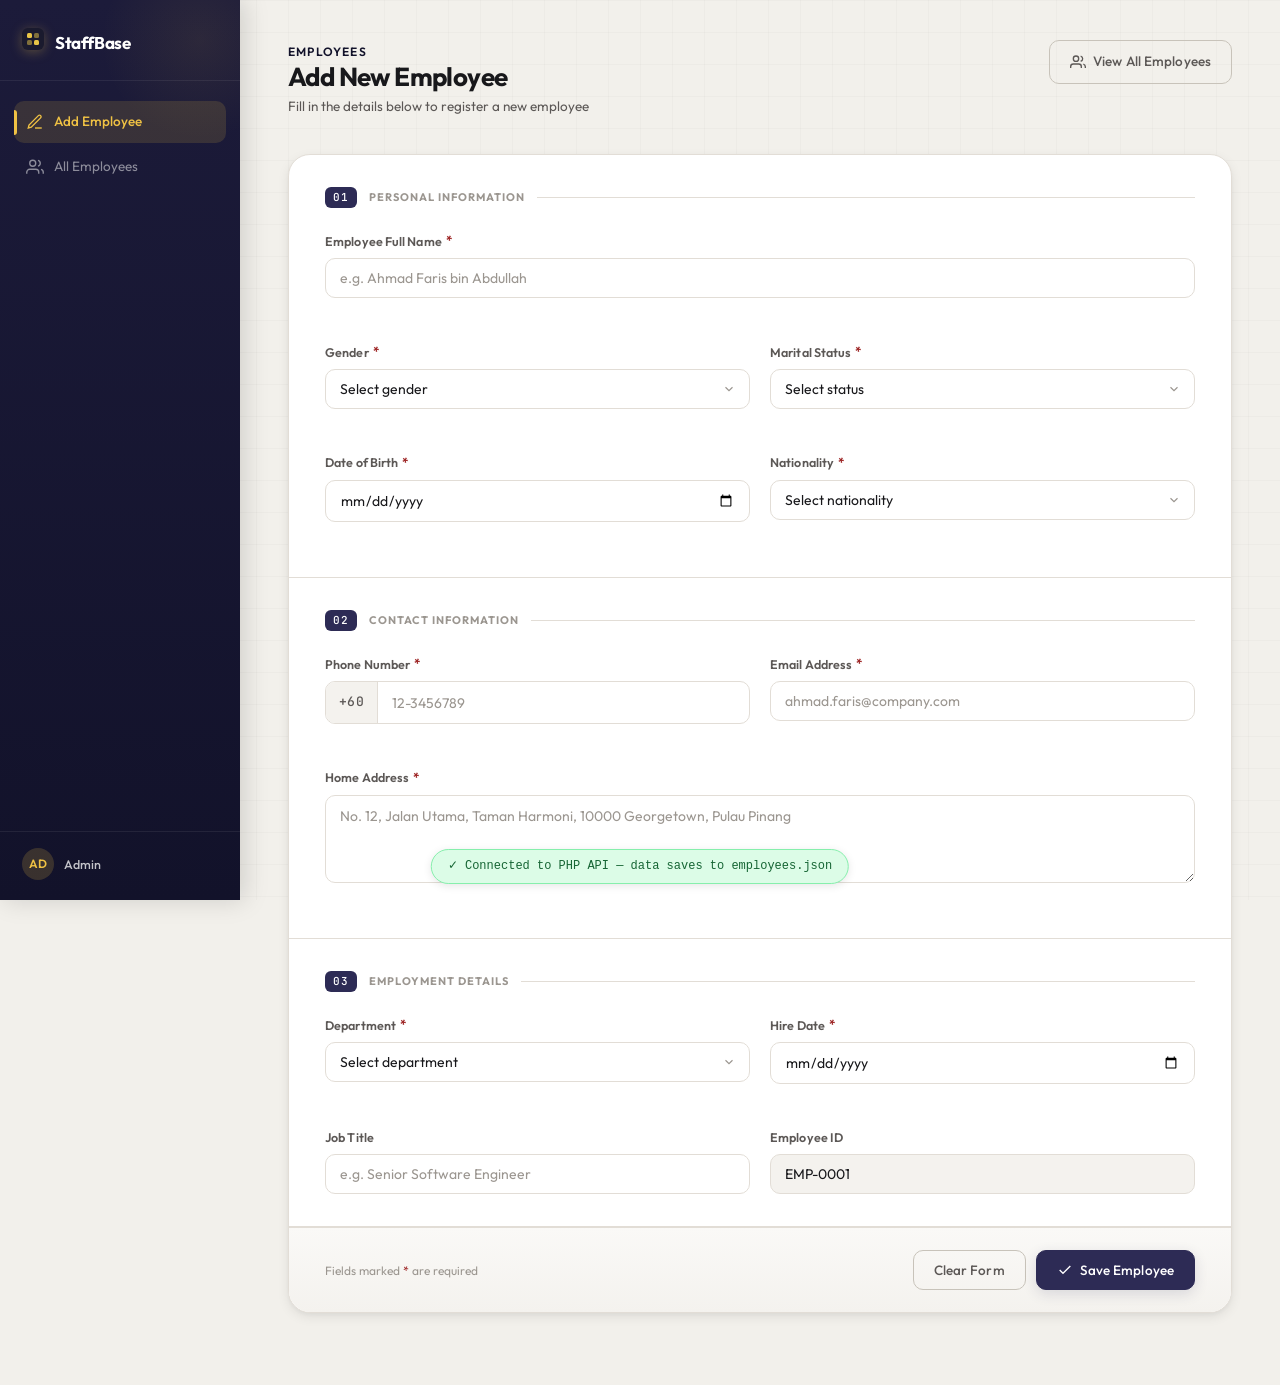
<file: index.html>
<!DOCTYPE html>
<html lang="en">
<head>
  <meta charset="UTF-8">
  <meta name="viewport" content="width=device-width, initial-scale=1.0">
  <title>Employee Management System</title>
  <link rel="preconnect" href="https://fonts.googleapis.com">
  <link href="https://fonts.googleapis.com/css2?family=Outfit:wght@300;400;500;600;700&family=JetBrains+Mono:wght@400;500&display=swap" rel="stylesheet">
  <link rel="stylesheet" href="css/style.css">
</head>
<body>

  <div class="app-shell">
    <!-- Sidebar -->
    <aside class="sidebar">
      <div class="sidebar-logo">
        <div class="logo-mark">
          <svg width="22" height="22" viewBox="0 0 22 22" fill="none">
            <rect width="22" height="22" rx="6" fill="#1a1a2e"/>
            <rect x="5" y="5" width="5" height="5" rx="1.5" fill="#e8c547"/>
            <rect x="12" y="5" width="5" height="5" rx="1.5" fill="#e8c547" opacity="0.5"/>
            <rect x="5" y="12" width="5" height="5" rx="1.5" fill="#e8c547" opacity="0.5"/>
            <rect x="12" y="12" width="5" height="5" rx="1.5" fill="#e8c547"/>
          </svg>
        </div>
        <div><span class="logo-text">StaffBase</span></div>
      </div>

      <nav class="sidebar-nav">
        <a href="index.html" class="nav-item active">
          <svg width="18" height="18" viewBox="0 0 24 24" fill="none" stroke="currentColor" stroke-width="1.8">
            <path d="M12 20h9"/><path d="M16.5 3.5a2.121 2.121 0 013 3L7 19l-4 1 1-4L16.5 3.5z"/>
          </svg>
          Add Employee
        </a>
        <a href="employees.html" class="nav-item">
          <svg width="18" height="18" viewBox="0 0 24 24" fill="none" stroke="currentColor" stroke-width="1.8">
            <path d="M17 21v-2a4 4 0 00-4-4H5a4 4 0 00-4 4v2"/><circle cx="9" cy="7" r="4"/>
            <path d="M23 21v-2a4 4 0 00-3-3.87"/><path d="M16 3.13a4 4 0 010 7.75"/>
          </svg>
          All Employees
        </a>
      </nav>

      <div class="sidebar-footer">
        <div class="sidebar-user">
          <div class="sidebar-user-avatar">AD</div>
          <div>
            <div class="sidebar-user-name">Admin</div>
          </div>
        </div>
      </div>
    </aside>

    <!-- Main Content -->
    <main class="main-content">
      <header class="page-header">
        <div class="page-title-wrap">
          <span class="page-eyebrow">Employees</span>
          <h1 class="page-title">Add New Employee</h1>
          <p class="page-subtitle">Fill in the details below to register a new employee</p>
        </div>
        <a href="employees.html" class="btn btn-ghost">
          <svg width="16" height="16" viewBox="0 0 24 24" fill="none" stroke="currentColor" stroke-width="2">
            <path d="M17 21v-2a4 4 0 00-4-4H5a4 4 0 00-4 4v2"/><circle cx="9" cy="7" r="4"/>
            <path d="M23 21v-2a4 4 0 00-3-3.87"/><path d="M16 3.13a4 4 0 010 7.75"/>
          </svg>
          View All Employees
        </a>
      </header>

      <!-- Error Alert -->
      <div id="alert" class="alert hidden"></div>

      <!-- Success Card (shown after save) -->
      <div id="successCard" class="success-card hidden">
        <div class="success-card-header">
          <div class="success-icon-wrap">
            <svg width="20" height="20" viewBox="0 0 24 24" fill="none" stroke="currentColor" stroke-width="2.5">
              <polyline points="20 6 9 17 4 12"/>
            </svg>
          </div>
          <div class="success-card-text">
            <strong id="successName"></strong>
            <span id="successId"></span>
          </div>
          <button class="success-dismiss" id="successDismiss" title="Dismiss">
            <svg width="14" height="14" viewBox="0 0 24 24" fill="none" stroke="currentColor" stroke-width="2">
              <line x1="18" y1="6" x2="6" y2="18"/><line x1="6" y1="6" x2="18" y2="18"/>
            </svg>
          </button>
        </div>
        <div class="success-card-body">
          <p class="success-card-label">Save a copy of this employee's record:</p>
          <div class="download-btns">
            <button class="download-btn" id="downloadJson">
              <svg width="15" height="15" viewBox="0 0 24 24" fill="none" stroke="currentColor" stroke-width="2">
                <path d="M21 15v4a2 2 0 01-2 2H5a2 2 0 01-2-2v-4"/>
                <polyline points="7 10 12 15 17 10"/><line x1="12" y1="15" x2="12" y2="3"/>
              </svg>
              Download JSON
            </button>
            <button class="download-btn" id="downloadCsv">
              <svg width="15" height="15" viewBox="0 0 24 24" fill="none" stroke="currentColor" stroke-width="2">
                <path d="M21 15v4a2 2 0 01-2 2H5a2 2 0 01-2-2v-4"/>
                <polyline points="7 10 12 15 17 10"/><line x1="12" y1="15" x2="12" y2="3"/>
              </svg>
              Download CSV
            </button>
            <a href="employees.html" class="download-btn download-btn-accent">
              <svg width="15" height="15" viewBox="0 0 24 24" fill="none" stroke="currentColor" stroke-width="2">
                <path d="M17 21v-2a4 4 0 00-4-4H5a4 4 0 00-4 4v2"/><circle cx="9" cy="7" r="4"/>
                <path d="M23 21v-2a4 4 0 00-3-3.87"/><path d="M16 3.13a4 4 0 010 7.75"/>
              </svg>
              View All Employees
            </a>
          </div>
        </div>
      </div>

      <form id="employeeForm" class="form-card" novalidate>
        <!-- Section: Personal Information -->
        <div class="form-section">
          <div class="section-label">
            <span class="section-number">01</span>
            Personal Information
          </div>

          <div class="form-grid">
            <div class="form-group full-width">
              <label for="employeeName">Employee Full Name <span class="required">*</span></label>
              <input type="text" id="employeeName" name="employeeName" placeholder="e.g. Ahmad Faris bin Abdullah" autocomplete="name">
              <span class="error-msg" id="err-employeeName"></span>
            </div>

            <div class="form-group">
              <label for="gender">Gender <span class="required">*</span></label>
              <select id="gender" name="gender">
                <option value="">Select gender</option>
                <option value="male">Male</option>
                <option value="female">Female</option>
                <option value="prefer_not_to_say">Prefer not to say</option>
              </select>
              <span class="error-msg" id="err-gender"></span>
            </div>

            <div class="form-group">
              <label for="maritalStatus">Marital Status <span class="required">*</span></label>
              <select id="maritalStatus" name="maritalStatus">
                <option value="">Select status</option>
                <option value="single">Single</option>
                <option value="married">Married</option>
                <option value="divorced">Divorced</option>
                <option value="widowed">Widowed</option>
              </select>
              <span class="error-msg" id="err-maritalStatus"></span>
            </div>

            <div class="form-group">
              <label for="dateOfBirth">Date of Birth <span class="required">*</span></label>
              <input type="date" id="dateOfBirth" name="dateOfBirth">
              <span class="error-msg" id="err-dateOfBirth"></span>
            </div>

            <div class="form-group">
              <label for="nationality">Nationality <span class="required">*</span></label>
              <select id="nationality" name="nationality">
                <option value="">Select nationality</option>
                <option value="Malaysian">Malaysian</option>
                <option value="Singaporean">Singaporean</option>
                <option value="Indonesian">Indonesian</option>
                <option value="Filipino">Filipino</option>
                <option value="Thai">Thai</option>
                <option value="Vietnamese">Vietnamese</option>
                <option value="Indian">Indian</option>
                <option value="Chinese">Chinese</option>
                <option value="Other">Other</option>
              </select>
              <span class="error-msg" id="err-nationality"></span>
            </div>
          </div>
        </div>

        <!-- Section: Contact Information -->
        <div class="form-section">
          <div class="section-label">
            <span class="section-number">02</span>
            Contact Information
          </div>

          <div class="form-grid">
            <div class="form-group">
              <label for="phoneNo">Phone Number <span class="required">*</span></label>
              <div class="input-prefix-wrap">
                <span class="input-prefix">+60</span>
                <input type="tel" id="phoneNo" name="phoneNo" placeholder="12-3456789">
              </div>
              <span class="error-msg" id="err-phoneNo"></span>
            </div>

            <div class="form-group">
              <label for="email">Email Address <span class="required">*</span></label>
              <input type="email" id="email" name="email" placeholder="ahmad.faris@company.com" autocomplete="email">
              <span class="error-msg" id="err-email"></span>
            </div>

            <div class="form-group full-width">
              <label for="address">Home Address <span class="required">*</span></label>
              <textarea id="address" name="address" rows="3" placeholder="No. 12, Jalan Utama, Taman Harmoni, 10000 Georgetown, Pulau Pinang"></textarea>
              <span class="error-msg" id="err-address"></span>
            </div>
          </div>
        </div>

        <!-- Section: Employment Details -->
        <div class="form-section">
          <div class="section-label">
            <span class="section-number">03</span>
            Employment Details
          </div>

          <div class="form-grid">
            <div class="form-group">
              <label for="department">Department <span class="required">*</span></label>
              <select id="department" name="department">
                <option value="">Select department</option>
                <option value="Engineering">Engineering</option>
                <option value="Human Resources">Human Resources</option>
                <option value="Finance">Finance</option>
                <option value="Marketing">Marketing</option>
                <option value="Operations">Operations</option>
                <option value="Sales">Sales</option>
                <option value="IT">IT</option>
                <option value="Legal">Legal</option>
                <option value="Customer Service">Customer Service</option>
              </select>
              <span class="error-msg" id="err-department"></span>
            </div>

            <div class="form-group">
              <label for="hireDate">Hire Date <span class="required">*</span></label>
              <input type="date" id="hireDate" name="hireDate">
              <span class="error-msg" id="err-hireDate"></span>
            </div>

            <div class="form-group">
              <label for="jobTitle">Job Title</label>
              <input type="text" id="jobTitle" name="jobTitle" placeholder="e.g. Senior Software Engineer">
            </div>

            <div class="form-group">
              <label for="employeeId">Employee ID</label>
              <input type="text" id="employeeId" name="employeeId" placeholder="Auto-generated if empty" readonly class="readonly-field">
            </div>
          </div>
        </div>

        <!-- Form Actions -->
        <div class="form-actions">
          <p class="form-actions-hint">Fields marked <span>*</span> are required</p>
          <div class="form-actions-right">
            <button type="button" class="btn btn-ghost" id="resetBtn">Clear Form</button>
            <button type="submit" class="btn btn-primary" id="submitBtn">
              <svg width="16" height="16" viewBox="0 0 24 24" fill="none" stroke="currentColor" stroke-width="2">
                <polyline points="20 6 9 17 4 12"/>
              </svg>
              Save Employee
            </button>
          </div>
        </div>
      </form>
    </main>
  </div>

  <script src="js/validation.js"></script>
  <script src="js/form.js"></script>
</body>
</html>
</file>
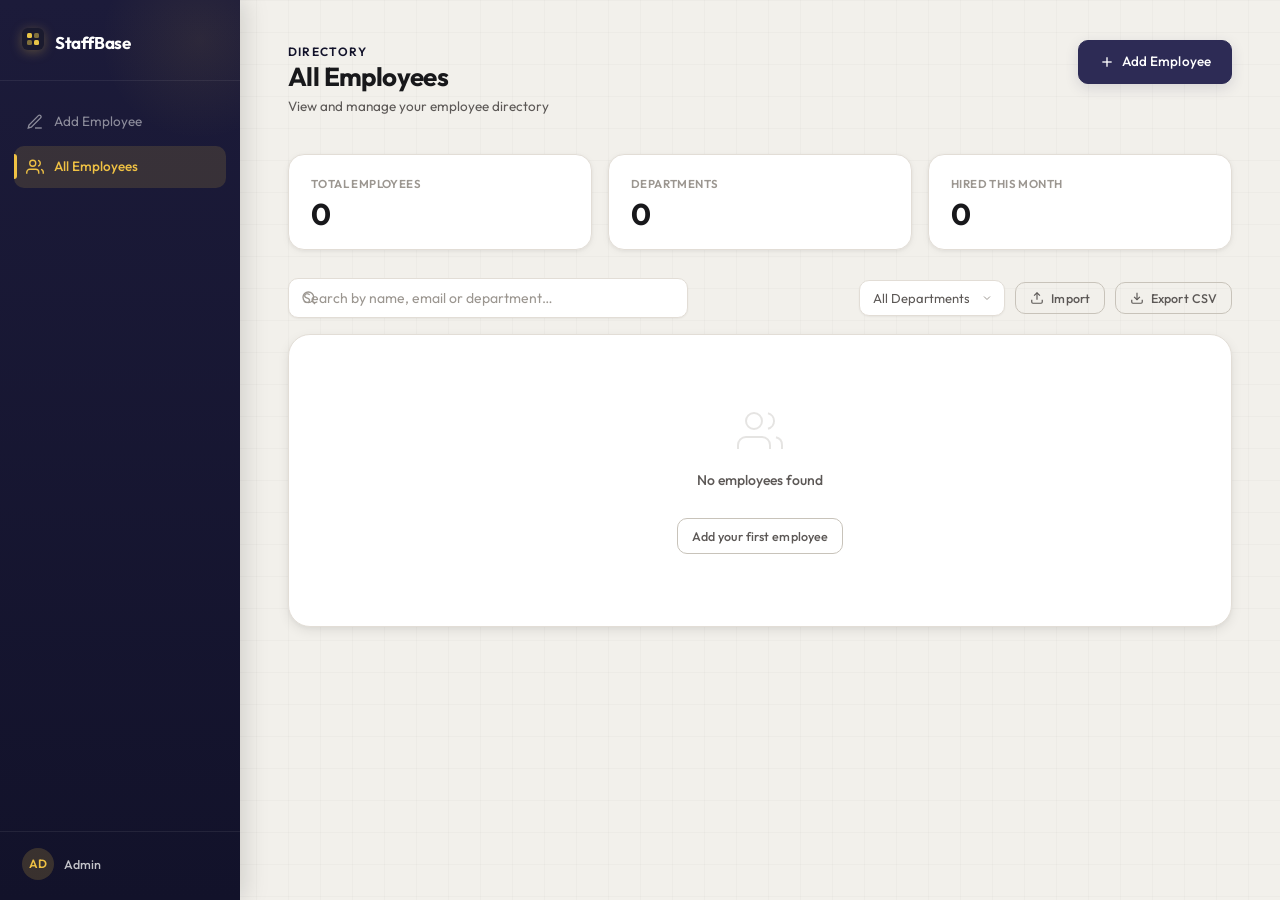
<file: employees.html>
<!DOCTYPE html>
<html lang="en">
<head>
  <meta charset="UTF-8">
  <meta name="viewport" content="width=device-width, initial-scale=1.0">
  <title>All Employees — StaffBase</title>
  <link rel="preconnect" href="https://fonts.googleapis.com">
  <link href="https://fonts.googleapis.com/css2?family=Outfit:wght@300;400;500;600;700&family=JetBrains+Mono:wght@400;500&display=swap" rel="stylesheet">
  <link rel="stylesheet" href="css/style.css">
</head>
<body>

  <div class="app-shell">
    <!-- Sidebar -->
    <aside class="sidebar">
      <div class="sidebar-logo">
        <div class="logo-mark">
          <svg width="22" height="22" viewBox="0 0 22 22" fill="none">
            <rect width="22" height="22" rx="6" fill="#1a1a2e"/>
            <rect x="5" y="5" width="5" height="5" rx="1.5" fill="#e8c547"/>
            <rect x="12" y="5" width="5" height="5" rx="1.5" fill="#e8c547" opacity="0.5"/>
            <rect x="5" y="12" width="5" height="5" rx="1.5" fill="#e8c547" opacity="0.5"/>
            <rect x="12" y="12" width="5" height="5" rx="1.5" fill="#e8c547"/>
          </svg>
        </div>
        <div><span class="logo-text">StaffBase</span></div>
      </div>

      <nav class="sidebar-nav">
        <a href="index.html" class="nav-item">
          <svg width="18" height="18" viewBox="0 0 24 24" fill="none" stroke="currentColor" stroke-width="1.8">
            <path d="M12 20h9"/><path d="M16.5 3.5a2.121 2.121 0 013 3L7 19l-4 1 1-4L16.5 3.5z"/>
          </svg>
          Add Employee
        </a>
        <a href="employees.html" class="nav-item active">
          <svg width="18" height="18" viewBox="0 0 24 24" fill="none" stroke="currentColor" stroke-width="1.8">
            <path d="M17 21v-2a4 4 0 00-4-4H5a4 4 0 00-4 4v2"/><circle cx="9" cy="7" r="4"/>
            <path d="M23 21v-2a4 4 0 00-3-3.87"/><path d="M16 3.13a4 4 0 010 7.75"/>
          </svg>
          All Employees
        </a>
      </nav>

      <div class="sidebar-footer">
        <div class="sidebar-user">
          <div class="sidebar-user-avatar">AD</div>
          <div>
            <div class="sidebar-user-name">Admin</div>
          </div>
        </div>
      </div>
    </aside>

    <!-- Main Content -->
    <main class="main-content">
      <header class="page-header">
        <div class="page-title-wrap">
          <span class="page-eyebrow">Directory</span>
          <h1 class="page-title">All Employees</h1>
          <p class="page-subtitle">View and manage your employee directory</p>
        </div>
        <a href="index.html" class="btn btn-primary">
          <svg width="16" height="16" viewBox="0 0 24 24" fill="none" stroke="currentColor" stroke-width="2">
            <line x1="12" y1="5" x2="12" y2="19"/><line x1="5" y1="12" x2="19" y2="12"/>
          </svg>
          Add Employee
        </a>
      </header>

      <!-- Stats row -->
      <div class="stats-row" id="statsRow">
        <div class="stat-card">
          <span class="stat-label">Total Employees</span>
          <span class="stat-value" id="statTotal">—</span>
        </div>
        <div class="stat-card">
          <span class="stat-label">Departments</span>
          <span class="stat-value" id="statDepts">—</span>
        </div>
        <div class="stat-card">
          <span class="stat-label">Hired This Month</span>
          <span class="stat-value" id="statThisMonth">—</span>
        </div>
      </div>

      <!-- Table Controls -->
      <div class="table-controls">
        <div class="search-wrap">
          <svg width="16" height="16" viewBox="0 0 24 24" fill="none" stroke="currentColor" stroke-width="2" class="search-icon">
            <circle cx="11" cy="11" r="8"/><line x1="21" y1="21" x2="16.65" y2="16.65"/>
          </svg>
          <input type="text" id="searchInput" placeholder="Search by name, email or department…" class="search-input">
        </div>
        <div class="filter-wrap">
          <select id="deptFilter" class="filter-select">
            <option value="">All Departments</option>
          </select>
          <button class="btn btn-ghost btn-sm" id="importBtn">
            <svg width="14" height="14" viewBox="0 0 24 24" fill="none" stroke="currentColor" stroke-width="2">
              <path d="M21 15v4a2 2 0 01-2 2H5a2 2 0 01-2-2v-4"/>
              <polyline points="17 8 12 3 7 8"/><line x1="12" y1="3" x2="12" y2="15"/>
            </svg>
            Import
          </button>
          <button class="btn btn-ghost btn-sm" id="exportBtn">
            <svg width="14" height="14" viewBox="0 0 24 24" fill="none" stroke="currentColor" stroke-width="2">
              <path d="M21 15v4a2 2 0 01-2 2H5a2 2 0 01-2-2v-4"/>
              <polyline points="7 10 12 15 17 10"/><line x1="12" y1="15" x2="12" y2="3"/>
            </svg>
            Export CSV
          </button>
        </div>
        <!-- Hidden file input -->
        <input type="file" id="importFileInput" accept=".json,.csv" style="display:none">
      </div>

      <!-- Employee Table -->
      <div class="table-card">
        <div id="loadingState" class="empty-state">
          <div class="spinner"></div>
          <p>Loading employees…</p>
        </div>

        <div id="emptyState" class="empty-state hidden">
          <svg width="48" height="48" viewBox="0 0 24 24" fill="none" stroke="currentColor" stroke-width="1" opacity="0.3">
            <path d="M17 21v-2a4 4 0 00-4-4H5a4 4 0 00-4 4v2"/><circle cx="9" cy="7" r="4"/>
            <path d="M23 21v-2a4 4 0 00-3-3.87"/><path d="M16 3.13a4 4 0 010 7.75"/>
          </svg>
          <p>No employees found</p>
          <a href="index.html" class="btn btn-ghost btn-sm" style="margin-top:12px">Add your first employee</a>
        </div>

        <table class="employee-table hidden" id="employeeTable">
          <thead>
            <tr>
              <th>Employee</th>
              <th>Department</th>
              <th>Contact</th>
              <th>Hire Date</th>
              <th>Status</th>
              <th></th>
            </tr>
          </thead>
          <tbody id="tableBody"></tbody>
        </table>
      </div>

      <div class="pagination" id="pagination"></div>
    </main>
  </div>

  <!-- Import Modal -->
  <div class="modal-backdrop hidden" id="importModalBackdrop">
    <div class="modal" id="importModal" style="max-width:500px">
      <div class="modal-header">
        <h2 class="modal-title">Import Employees</h2>
        <button class="modal-close" id="importModalClose">
          <svg width="18" height="18" viewBox="0 0 24 24" fill="none" stroke="currentColor" stroke-width="2">
            <line x1="18" y1="6" x2="6" y2="18"/><line x1="6" y1="6" x2="18" y2="18"/>
          </svg>
        </button>
      </div>
      <div class="modal-body" style="max-height:70vh;overflow-y:auto">
        <div class="drop-zone" id="dropZone">
          <svg width="32" height="32" viewBox="0 0 24 24" fill="none" stroke="currentColor" stroke-width="1.2" style="opacity:0.4">
            <path d="M21 15v4a2 2 0 01-2 2H5a2 2 0 01-2-2v-4"/>
            <polyline points="17 8 12 3 7 8"/><line x1="12" y1="3" x2="12" y2="15"/>
          </svg>
          <p class="drop-label">Drag &amp; drop your file here</p>
          <p class="drop-sub">Supports <strong>.json</strong> and <strong>.csv</strong> files</p>
          <button class="btn btn-ghost btn-sm" id="browseBtn" style="margin-top:8px">Browse file</button>
        </div>

        <div class="import-guide">
          <p class="guide-title">Expected format</p>
          <div class="guide-tabs">
            <button class="guide-tab active" data-tab="json">JSON</button>
            <button class="guide-tab" data-tab="csv">CSV</button>
          </div>
          <pre class="guide-code" id="guideJson">[
  {
    "employeeName": "Ahmad Faris",
    "gender": "male",
    "maritalStatus": "single",
    "dateOfBirth": "1990-05-12",
    "nationality": "Malaysian",
    "phoneNo": "12-3456789",
    "email": "ahmad@company.com",
    "address": "No. 5, Jalan Harmoni, Penang",
    "department": "Engineering",
    "jobTitle": "Developer",
    "hireDate": "2022-01-10"
  }
]</pre>
          <pre class="guide-code hidden" id="guideCsv">employeeName,gender,maritalStatus,dateOfBirth,nationality,phoneNo,email,address,department,jobTitle,hireDate
Ahmad Faris,male,single,1990-05-12,Malaysian,12-3456789,ahmad@company.com,"No. 5 Jalan Harmoni",Engineering,Developer,2022-01-10</pre>
        </div>

        <div id="importPreview" class="import-preview hidden">
          <div class="preview-header">
            <span id="previewCount" class="preview-count"></span>
            <span id="previewFileName" class="preview-filename"></span>
          </div>
          <div id="previewErrors" class="preview-errors hidden"></div>
          <div class="preview-scroll">
            <table class="preview-table" id="previewTable">
              <thead><tr id="previewHead"></tr></thead>
              <tbody id="previewBody"></tbody>
            </table>
          </div>
        </div>
      </div>
      <div class="modal-footer">
        <button class="btn btn-ghost btn-sm" id="importCancelBtn">Cancel</button>
        <button class="btn btn-primary btn-sm hidden" id="confirmImportBtn">
          <svg width="14" height="14" viewBox="0 0 24 24" fill="none" stroke="currentColor" stroke-width="2"><polyline points="20 6 9 17 4 12"/></svg>
          Import Employees
        </button>
      </div>
    </div>
  </div>

  <!-- Employee Detail Modal -->
  <div class="modal-backdrop hidden" id="modalBackdrop">
    <div class="modal" id="employeeModal">
      <div class="modal-header">
        <h2 class="modal-title" id="modalName">Employee Details</h2>
        <button class="modal-close" id="modalClose">
          <svg width="18" height="18" viewBox="0 0 24 24" fill="none" stroke="currentColor" stroke-width="2">
            <line x1="18" y1="6" x2="6" y2="18"/><line x1="6" y1="6" x2="18" y2="18"/>
          </svg>
        </button>
      </div>
      <div class="modal-body" id="modalBody"></div>
      <div class="modal-footer">
        <button class="btn btn-danger btn-sm" id="deleteBtn">Delete Employee</button>
        <button class="btn btn-ghost btn-sm" id="modalCloseBtn">Close</button>
      </div>
    </div>
  </div>

  <script src="js/employees.js"></script>
</body>
</html>
</file>
<file: css/style.css>
/* ============================================================
   StaffBase — Redesigned UI
   Aesthetic: Warm luxury × modern HR tool
   Fonts: Outfit + JetBrains Mono
   ============================================================ */

@import url('https://fonts.googleapis.com/css2?family=Outfit:wght@300;400;500;600;700&family=JetBrains+Mono:wght@400;500&display=swap');

/* ── Reset ─────────────────────────────────────────────────── */
*, *::before, *::after { box-sizing: border-box; margin: 0; padding: 0; }

/* ── Design Tokens ─────────────────────────────────────────── */
:root {
  --bg:              #f2f0eb;
  --bg-2:            #ebe8e1;
  --surface:         #ffffff;
  --surface-2:       #faf9f7;
  --surface-3:       #f4f2ee;
  --border:          #e2ddd6;
  --border-strong:   #c8c3ba;
  --border-focus:    #2d2b55;
  --text-primary:    #18181b;
  --text-secondary:  #5c5856;
  --text-muted:      #9b9690;
  --text-inverse:    #ffffff;
  --sidebar-from:    #1c1b3a;
  --sidebar-to:      #12122a;
  --sidebar-accent:  #f0c244;
  --sidebar-w:       240px;
  --accent:          #2d2b55;
  --accent-hover:    #3d3b70;
  --accent-light:    #eeedf8;
  --accent-ring:     rgba(45,43,85,0.14);
  --gold:            #e6b830;
  --gold-light:      #fdf3d0;
  --success:         #166534;
  --success-bg:      #dcfce7;
  --success-border:  #86efac;
  --success-ring:    rgba(22,101,52,0.1);
  --danger:          #991b1b;
  --danger-bg:       #fee2e2;
  --danger-border:   #fca5a5;
  --danger-ring:     rgba(153,27,27,0.1);
  --warning:         #92400e;
  --warning-bg:      #fef3c7;
  --info:            #1e3a5f;
  --info-bg:         #dbeafe;
  --font:            'Outfit', system-ui, sans-serif;
  --mono:            'JetBrains Mono', monospace;
  --r-sm:   6px;
  --r-md:   10px;
  --r-lg:   16px;
  --r-xl:   22px;
  --r-full: 9999px;
  --shadow-xs:  0 1px 2px rgba(0,0,0,0.05);
  --shadow-sm:  0 1px 4px rgba(0,0,0,0.06), 0 2px 8px rgba(0,0,0,0.04);
  --shadow-md:  0 4px 12px rgba(0,0,0,0.08), 0 2px 4px rgba(0,0,0,0.04);
  --shadow-lg:  0 12px 32px rgba(0,0,0,0.12), 0 4px 8px rgba(0,0,0,0.06);
  --shadow-xl:  0 24px 64px rgba(0,0,0,0.18), 0 8px 16px rgba(0,0,0,0.08);
  --ease:        cubic-bezier(0.25, 0.46, 0.45, 0.94);
  --ease-spring: cubic-bezier(0.34, 1.56, 0.64, 1);
  --dur-fast: 0.12s;
  --dur-base: 0.2s;
  --dur-slow: 0.35s;
}

/* ── Base ──────────────────────────────────────────────────── */
html { scroll-behavior: smooth; }

body {
  font-family: var(--font);
  font-size: 14px;
  background: var(--bg);
  color: var(--text-primary);
  line-height: 1.6;
  min-height: 100vh;
  -webkit-font-smoothing: antialiased;
}

body::before {
  content: '';
  position: fixed;
  inset: 0;
  background-image:
    linear-gradient(rgba(0,0,0,0.018) 1px, transparent 1px),
    linear-gradient(90deg, rgba(0,0,0,0.018) 1px, transparent 1px);
  background-size: 32px 32px;
  pointer-events: none;
  z-index: 0;
}

.app-shell { display: flex; min-height: 100vh; position: relative; z-index: 1; }

/* ── SIDEBAR ───────────────────────────────────────────────── */
.sidebar {
  width: var(--sidebar-w);
  background: linear-gradient(180deg, var(--sidebar-from) 0%, var(--sidebar-to) 100%);
  display: flex;
  flex-direction: column;
  padding: 0;
  position: fixed;
  top: 0; left: 0; bottom: 0;
  z-index: 100;
  box-shadow: 4px 0 24px rgba(0,0,0,0.15);
  overflow: hidden;
}

.sidebar::after {
  content: '';
  position: absolute;
  top: -60px; right: -60px;
  width: 200px; height: 200px;
  background: radial-gradient(circle, rgba(240,194,68,0.08) 0%, transparent 70%);
  pointer-events: none;
}

.sidebar-logo {
  display: flex;
  align-items: center;
  gap: 11px;
  padding: 28px 22px 24px;
  border-bottom: 1px solid rgba(255,255,255,0.07);
}

.logo-mark { flex-shrink: 0; filter: drop-shadow(0 2px 6px rgba(240,194,68,0.3)); }

.logo-text { font-size: 17px; font-weight: 700; color: #fff; letter-spacing: -0.4px; }

.logo-tagline {
  font-size: 10px;
  color: rgba(255,255,255,0.3);
  letter-spacing: 1px;
  text-transform: uppercase;
  margin-top: 1px;
  display: block;
}

.sidebar-nav {
  display: flex;
  flex-direction: column;
  gap: 3px;
  padding: 20px 14px 0;
  flex: 1;
}

.nav-section-label {
  font-size: 9.5px;
  font-weight: 600;
  letter-spacing: 1.2px;
  text-transform: uppercase;
  color: rgba(255,255,255,0.22);
  padding: 0 8px;
  margin: 16px 0 6px;
}

.nav-item {
  display: flex;
  align-items: center;
  gap: 10px;
  padding: 10px 12px;
  border-radius: var(--r-md);
  color: rgba(255,255,255,0.5);
  text-decoration: none;
  font-size: 13.5px;
  font-weight: 400;
  transition: all var(--dur-base) var(--ease);
  position: relative;
}

.nav-item:hover { color: rgba(255,255,255,0.88); background: rgba(255,255,255,0.06); }

.nav-item.active {
  background: rgba(240,194,68,0.14);
  color: var(--sidebar-accent);
  font-weight: 500;
}

.nav-item.active svg { stroke: var(--sidebar-accent); }

.nav-item.active::after {
  content: '';
  position: absolute;
  left: 0; top: 20%; bottom: 20%;
  width: 3px;
  background: var(--sidebar-accent);
  border-radius: 0 3px 3px 0;
}

.sidebar-footer {
  padding: 16px 22px 20px;
  border-top: 1px solid rgba(255,255,255,0.07);
  margin-top: 8px;
}

.sidebar-user { display: flex; align-items: center; gap: 10px; }

.sidebar-user-avatar {
  width: 32px; height: 32px;
  border-radius: 50%;
  background: rgba(240,194,68,0.18);
  color: var(--sidebar-accent);
  display: flex;
  align-items: center;
  justify-content: center;
  font-size: 12px;
  font-weight: 600;
  flex-shrink: 0;
}

.sidebar-user-name { font-size: 12.5px; font-weight: 500; color: rgba(255,255,255,0.75); line-height: 1.3; }
.version-tag { font-size: 10px; font-family: var(--mono); color: rgba(255,255,255,0.2); }

/* ── MAIN CONTENT ──────────────────────────────────────────── */
.main-content {
  margin-left: var(--sidebar-w);
  flex: 1;
  padding: 40px 48px 72px;
  max-width: calc(var(--sidebar-w) + 880px);
}

/* ── PAGE HEADER ───────────────────────────────────────────── */
.page-header {
  display: flex;
  align-items: flex-start;
  justify-content: space-between;
  margin-bottom: 36px;
}

.page-eyebrow { font-size: 12px; font-weight: 600; letter-spacing: 1.2px; text-transform: uppercase; color:#12122a; }

.page-title {
  font-size: 26px;
  font-weight: 700;
  letter-spacing: -0.6px;
  color: var(--text-primary);
  line-height: 1.15;
}

.page-subtitle { font-size: 13.5px; color: var(--text-secondary); margin-top: 4px; }

/* ── ALERTS ─────────────────────────────────────────────────── */
.alert {
  padding: 13px 16px;
  border-radius: var(--r-md);
  font-size: 13.5px;
  margin-bottom: 24px;
  display: flex;
  align-items: center;
  gap: 10px;
  border: 1px solid;
  animation: slideDown var(--dur-slow) var(--ease);
}

@keyframes slideDown {
  from { opacity: 0; transform: translateY(-8px); }
  to   { opacity: 1; transform: translateY(0); }
}

.alert.success { background: var(--success-bg); color: var(--success); border-color: var(--success-border); }
.alert.error   { background: var(--danger-bg);  color: var(--danger);  border-color: var(--danger-border); }
.alert.hidden  { display: none; }

/* ── SUCCESS CARD ──────────────────────────────────────────── */
.success-card {
  background: var(--surface);
  border: 1px solid var(--success-border);
  border-radius: var(--r-lg);
  margin-bottom: 28px;
  overflow: hidden;
  box-shadow: 0 0 0 4px var(--success-ring), var(--shadow-sm);
  animation: slideDown var(--dur-slow) var(--ease-spring);
}

.success-card-header {
  display: flex;
  align-items: center;
  gap: 14px;
  padding: 16px 20px;
  background: linear-gradient(135deg, #f0fdf4, #dcfce7);
  border-bottom: 1px solid var(--success-border);
}

.success-icon-wrap {
  width: 36px; height: 36px;
  border-radius: 50%;
  background: var(--success);
  color: #fff;
  display: flex;
  align-items: center;
  justify-content: center;
  flex-shrink: 0;
  box-shadow: 0 4px 12px var(--success-ring);
}

.success-card-text { flex: 1; }
.success-card-text strong { font-size: 14px; font-weight: 600; color: var(--text-primary); display: block; }
.success-card-text span { font-size: 12px; color: var(--success); font-family: var(--mono); margin-top: 1px; display: block; }

.success-dismiss {
  background: none; border: none; cursor: pointer;
  color: var(--text-muted); display: flex; padding: 5px;
  border-radius: var(--r-sm); transition: all var(--dur-fast); flex-shrink: 0;
}

.success-dismiss:hover { background: rgba(0,0,0,0.07); color: var(--text-primary); }

.success-card-body { padding: 18px 20px; }
.success-card-label { font-size: 12.5px; color: var(--text-secondary); margin-bottom: 14px; font-weight: 500; }

.download-btns { display: flex; gap: 10px; flex-wrap: wrap; }

.download-btn {
  display: inline-flex;
  align-items: center;
  gap: 7px;
  padding: 9px 17px;
  border: 1.5px solid var(--border-strong);
  border-radius: var(--r-md);
  background: var(--surface);
  color: var(--text-secondary);
  font-family: var(--font);
  font-size: 13px;
  font-weight: 500;
  cursor: pointer;
  text-decoration: none;
  transition: all var(--dur-base) var(--ease);
  box-shadow: var(--shadow-xs);
}

.download-btn:hover {
  background: var(--accent-light);
  border-color: var(--accent);
  color: var(--accent);
  transform: translateY(-1px);
  box-shadow: var(--shadow-sm);
}

.download-btn:active { transform: translateY(0); }

.download-btn-accent {
  background: var(--accent);
  color: var(--text-inverse);
  border-color: var(--accent);
  box-shadow: 0 4px 12px var(--accent-ring);
}

.download-btn-accent:hover {
  background: var(--accent-hover);
  border-color: var(--accent-hover);
  color: var(--text-inverse);
  box-shadow: 0 6px 16px var(--accent-ring);
}

/* ── FORM CARD ─────────────────────────────────────────────── */
.form-card {
  background: var(--surface);
  border: 1px solid var(--border);
  border-radius: var(--r-xl);
  overflow: hidden;
  box-shadow: var(--shadow-md);
}

.form-section { padding: 32px 36px; border-bottom: 1px solid var(--border); }
.form-section:last-of-type { border-bottom: none; }

.section-label {
  display: flex;
  align-items: center;
  gap: 12px;
  font-size: 11px;
  font-weight: 700;
  letter-spacing: 1px;
  text-transform: uppercase;
  color: var(--text-muted);
  margin-bottom: 22px;
}

.section-label::after {
  content: '';
  flex: 1;
  height: 1px;
  background: var(--border);
}

.section-number {
  font-family: var(--mono);
  font-size: 11px;
  background: var(--accent);
  color: var(--text-inverse);
  border-radius: var(--r-sm);
  padding: 2px 8px;
  font-weight: 500;
}

/* ── Form Grid ─────────────────────────────────────────────── */
.form-grid { display: grid; grid-template-columns: 1fr 1fr; gap: 20px; }
.form-group { display: flex; flex-direction: column; gap: 7px; }
.form-group.full-width { grid-column: 1 / -1; }

label { font-size: 12.5px; font-weight: 600; color: var(--text-secondary); letter-spacing: 0.1px; display: flex; align-items: center; gap: 4px; }
.required { color: var(--danger); font-size: 13px; }

/* ── Inputs ─────────────────────────────────────────────────── */
input[type="text"],
input[type="email"],
input[type="tel"],
input[type="date"],
select,
textarea {
  width: 100%;
  padding: 10px 14px;
  border: 1.5px solid var(--border);
  border-radius: var(--r-md);
  background: var(--surface);
  color: var(--text-primary);
  font-family: var(--font);
  font-size: 14px;
  transition: border-color var(--dur-base), box-shadow var(--dur-base), background var(--dur-base);
  outline: none;
  appearance: none;
  -webkit-appearance: none;
}

input::placeholder, textarea::placeholder { color: var(--text-muted); }

select {
  background-image: url("data:image/svg+xml,%3Csvg xmlns='http://www.w3.org/2000/svg' width='14' height='14' viewBox='0 0 24 24' fill='none' stroke='%239b9690' stroke-width='2'%3E%3Cpolyline points='6 9 12 15 18 9'/%3E%3C/svg%3E");
  background-repeat: no-repeat;
  background-position: right 13px center;
  padding-right: 38px;
  cursor: pointer;
}

textarea { resize: vertical; min-height: 88px; line-height: 1.55; }

input:hover, select:hover, textarea:hover { border-color: var(--border-strong); background: var(--surface-2); }

input:focus, select:focus, textarea:focus {
  border-color: var(--border-focus);
  background: var(--surface);
  box-shadow: 0 0 0 3.5px var(--accent-ring);
}

input.error, select.error, textarea.error {
  border-color: var(--danger);
  box-shadow: 0 0 0 3.5px var(--danger-ring);
}

.readonly-field { background: var(--surface-3) !important; color: var(--text-muted); cursor: not-allowed; border-style: dashed; }

.error-msg {
  font-size: 12px;
  color: var(--danger);
  min-height: 16px;
  display: flex;
  align-items: center;
  gap: 4px;
  font-weight: 500;
  animation: slideDown var(--dur-fast) var(--ease);
}

/* ── Phone prefix ──────────────────────────────────────────── */
.input-prefix-wrap {
  display: flex;
  border: 1.5px solid var(--border);
  border-radius: var(--r-md);
  overflow: hidden;
  transition: border-color var(--dur-base), box-shadow var(--dur-base);
  background: var(--surface);
}

.input-prefix-wrap:hover { border-color: var(--border-strong); }
.input-prefix-wrap:focus-within { border-color: var(--border-focus); box-shadow: 0 0 0 3.5px var(--accent-ring); }
.input-prefix-wrap.error { border-color: var(--danger); box-shadow: 0 0 0 3.5px var(--danger-ring); }

.input-prefix {
  padding: 10px 13px;
  background: var(--surface-3);
  border-right: 1.5px solid var(--border);
  font-size: 13px;
  color: var(--text-secondary);
  white-space: nowrap;
  display: flex;
  align-items: center;
  font-weight: 500;
  font-family: var(--mono);
  letter-spacing: 0.3px;
  flex-shrink: 0;
}

.input-prefix-wrap input {
  border: none !important;
  border-radius: 0 !important;
  flex: 1;
  box-shadow: none !important;
  background: transparent !important;
}

/* ── Form Actions ──────────────────────────────────────────── */
.form-actions {
  padding: 22px 36px;
  background: linear-gradient(to bottom, var(--surface-2), var(--surface-3));
  border-top: 1px solid var(--border);
  display: flex;
  justify-content: space-between;
  align-items: center;
  gap: 12px;
}

.form-actions-hint { font-size: 12px; color: var(--text-muted); }
.form-actions-hint span { color: var(--danger); }
.form-actions-right { display: flex; gap: 10px; align-items: center; }

/* ── BUTTONS ───────────────────────────────────────────────── */
.btn {
  display: inline-flex;
  align-items: center;
  gap: 7px;
  padding: 10px 20px;
  border-radius: var(--r-md);
  font-family: var(--font);
  font-size: 13.5px;
  font-weight: 500;
  cursor: pointer;
  border: 1.5px solid transparent;
  text-decoration: none;
  transition: all var(--dur-base) var(--ease);
  white-space: nowrap;
  letter-spacing: 0.1px;
}

.btn:active { transform: scale(0.975); }

.btn-primary {
  background: var(--accent);
  color: var(--text-inverse);
  border-color: var(--accent);
  box-shadow: 0 4px 14px var(--accent-ring);
}

.btn-primary:hover {
  background: var(--accent-hover);
  border-color: var(--accent-hover);
  box-shadow: 0 6px 20px var(--accent-ring);
  transform: translateY(-1px);
}

.btn-ghost {
  background: transparent;
  color: var(--text-secondary);
  border-color: var(--border-strong);
}

.btn-ghost:hover { background: var(--surface); color: var(--text-primary); border-color: var(--border-focus); box-shadow: var(--shadow-xs); }

.btn-danger { background: var(--danger-bg); color: var(--danger); border-color: var(--danger-border); }
.btn-danger:hover { background: #fecaca; border-color: var(--danger); }

.btn-sm { padding: 7px 14px; font-size: 12.5px; }
.btn-xs { padding: 5px 11px; font-size: 12px; }
.btn:disabled { opacity: 0.5; cursor: not-allowed; transform: none !important; box-shadow: none !important; }

/* ── STATS ROW ─────────────────────────────────────────────── */
.stats-row { display: grid; grid-template-columns: repeat(3, 1fr); gap: 16px; margin-bottom: 28px; }

.stat-card {
  background: var(--surface);
  border: 1px solid var(--border);
  border-radius: var(--r-lg);
  padding: 20px 22px;
  display: flex;
  flex-direction: column;
  gap: 6px;
  box-shadow: var(--shadow-sm);
  position: relative;
  overflow: hidden;
  transition: transform var(--dur-base) var(--ease), box-shadow var(--dur-base);
}

.stat-card:hover { transform: translateY(-2px); box-shadow: var(--shadow-md); }

.stat-card::before {
  content: '';
  position: absolute;
  top: 0; left: 0; right: 0;
  height: 3px;
  background: linear-gradient(90deg, var(--accent), var(--accent-hover));
  opacity: 0;
  transition: opacity var(--dur-base);
}

.stat-card:hover::before { opacity: 1; }

.stat-label { font-size: 11.5px; color: var(--text-muted); font-weight: 600; letter-spacing: 0.4px; text-transform: uppercase; }
.stat-value { font-size: 30px; font-weight: 700; letter-spacing: -1px; color: var(--text-primary); line-height: 1; }

/* ── TABLE CONTROLS ────────────────────────────────────────── */
.table-controls { display: flex; gap: 12px; margin-bottom: 16px; align-items: center; justify-content: space-between; }

.search-wrap { position: relative; flex: 1; max-width: 400px; }

.search-icon {
  position: absolute;
  left: 13px; top: 50%;
  transform: translateY(-50%);
  color: var(--text-muted);
  pointer-events: none;
}

.search-input {
  width: 100%;
  padding: 10px 14px 10px 40px;
  border: 1.5px solid var(--border);
  border-radius: var(--r-md);
  background: var(--surface);
  font-family: var(--font);
  font-size: 13.5px;
  color: var(--text-primary);
  outline: none;
  transition: all var(--dur-base);
  box-shadow: var(--shadow-xs);
}

.search-input::placeholder { color: var(--text-muted); }
.search-input:hover { border-color: var(--border-strong); }
.search-input:focus { border-color: var(--border-focus); box-shadow: 0 0 0 3.5px var(--accent-ring); }

.filter-wrap { display: flex; gap: 10px; align-items: center; }

.filter-select {
  padding: 9px 34px 9px 13px;
  border: 1.5px solid var(--border);
  border-radius: var(--r-md);
  background: var(--surface);
  background-image: url("data:image/svg+xml,%3Csvg xmlns='http://www.w3.org/2000/svg' width='12' height='12' viewBox='0 0 24 24' fill='none' stroke='%239b9690' stroke-width='2'%3E%3Cpolyline points='6 9 12 15 18 9'/%3E%3C/svg%3E");
  background-repeat: no-repeat;
  background-position: right 11px center;
  font-family: var(--font);
  font-size: 13px;
  color: var(--text-secondary);
  appearance: none;
  outline: none;
  cursor: pointer;
  transition: all var(--dur-base);
  box-shadow: var(--shadow-xs);
}

.filter-select:focus { border-color: var(--border-focus); box-shadow: 0 0 0 3.5px var(--accent-ring); }

/* ── EMPLOYEE TABLE ────────────────────────────────────────── */
.table-card {
  background: var(--surface);
  border: 1px solid var(--border);
  border-radius: var(--r-xl);
  overflow: hidden;
  box-shadow: var(--shadow-md);
}

.employee-table { width: 100%; border-collapse: collapse; }

.employee-table th {
  background: var(--surface-3);
  padding: 12px 18px;
  text-align: left;
  font-size: 11px;
  font-weight: 700;
  letter-spacing: 0.7px;
  text-transform: uppercase;
  color: var(--text-muted);
  border-bottom: 1.5px solid var(--border);
  white-space: nowrap;
  user-select: none;
}

.employee-table th:first-child { padding-left: 22px; }
.employee-table th:last-child  { padding-right: 22px; }

.employee-table td {
  padding: 15px 18px;
  font-size: 13.5px;
  border-bottom: 1px solid var(--border);
  vertical-align: middle;
  color: var(--text-primary);
}

.employee-table td:first-child { padding-left: 22px; }
.employee-table td:last-child  { padding-right: 22px; }
.employee-table tr:last-child td { border-bottom: none; }
.employee-table tbody tr { transition: background var(--dur-fast); cursor: pointer; }
.employee-table tbody tr:hover { background: var(--surface-2); }

.employee-avatar {
  width: 36px; height: 36px;
  border-radius: 50%;
  display: flex; align-items: center; justify-content: center;
  font-size: 13px; font-weight: 700;
  flex-shrink: 0; letter-spacing: -0.3px;
}

.employee-cell { display: flex; align-items: center; gap: 12px; }
.employee-name { font-weight: 600; font-size: 13.5px; }
.employee-id { font-size: 11px; color: var(--text-muted); font-family: var(--mono); margin-top: 1px; }

.dept-badge {
  display: inline-block;
  padding: 4px 10px;
  border-radius: var(--r-full);
  font-size: 12px;
  font-weight: 500;
  background: var(--info-bg);
  color: var(--info);
}

.contact-info { display: flex; flex-direction: column; gap: 2px; }
.contact-email { color: var(--text-secondary); font-size: 13px; }
.contact-phone { color: var(--text-muted); font-size: 12px; }

.hire-date { font-size: 12.5px; color: var(--text-secondary); font-family: var(--mono); }

.status-badge {
  display: inline-flex;
  align-items: center;
  gap: 5px;
  padding: 4px 10px;
  border-radius: var(--r-full);
  font-size: 12px;
  font-weight: 500;
}

.status-badge.active { background: var(--success-bg); color: var(--success); }

.status-badge.active::before {
  content: '';
  width: 6px; height: 6px;
  border-radius: 50%;
  background: var(--success);
  animation: pulse 2s ease-in-out infinite;
}

@keyframes pulse {
  0%, 100% { opacity: 1; transform: scale(1); }
  50%       { opacity: 0.6; transform: scale(0.85); }
}

.action-btn {
  background: none; border: none; cursor: pointer;
  color: var(--text-muted); padding: 6px;
  border-radius: var(--r-sm);
  transition: all var(--dur-fast); display: flex;
}

.action-btn:hover { background: var(--accent-light); color: var(--accent); }

/* ── EMPTY / LOADING ───────────────────────────────────────── */
.empty-state {
  padding: 72px 32px;
  text-align: center; color: var(--text-muted); font-size: 14px;
  display: flex; flex-direction: column; align-items: center; gap: 14px;
}

.empty-state svg { opacity: 0.25; }
.empty-state p { font-weight: 500; color: var(--text-secondary); }

.spinner {
  width: 32px; height: 32px;
  border: 2.5px solid var(--border);
  border-top-color: var(--accent);
  border-radius: 50%;
  animation: spin 0.7s linear infinite;
}

@keyframes spin { to { transform: rotate(360deg); } }

.hidden { display: none !important; }

/* ── PAGINATION ────────────────────────────────────────────── */
.pagination { display: flex; justify-content: center; gap: 6px; margin-top: 24px; }

.page-btn {
  min-width: 36px; height: 36px;
  padding: 0 8px;
  border: 1.5px solid var(--border);
  border-radius: var(--r-md);
  background: var(--surface);
  color: var(--text-secondary);
  font-family: var(--font);
  font-size: 13px;
  font-weight: 500;
  cursor: pointer;
  display: flex; align-items: center; justify-content: center;
  transition: all var(--dur-base) var(--ease);
  box-shadow: var(--shadow-xs);
}

.page-btn:hover { border-color: var(--accent); color: var(--accent); background: var(--accent-light); }
.page-btn.active { background: var(--accent); color: var(--text-inverse); border-color: var(--accent); box-shadow: 0 4px 10px var(--accent-ring); }
.page-btn:disabled { opacity: 0.35; cursor: not-allowed; box-shadow: none; }

/* ── MODALS ─────────────────────────────────────────────────── */
.modal-backdrop {
  position: fixed; inset: 0;
  background: rgba(8,8,20,0.55);
  z-index: 200;
  display: flex; align-items: center; justify-content: center;
  padding: 24px;
  backdrop-filter: blur(4px);
  animation: fadeIn var(--dur-base) var(--ease);
}

@keyframes fadeIn { from { opacity: 0; } to { opacity: 1; } }

.modal {
  background: var(--surface);
  border-radius: var(--r-xl);
  width: 100%; max-width: 520px;
  box-shadow: var(--shadow-xl);
  overflow: hidden;
  animation: modalIn var(--dur-slow) var(--ease-spring);
}

@keyframes modalIn {
  from { opacity: 0; transform: translateY(20px) scale(0.97); }
  to   { opacity: 1; transform: translateY(0) scale(1); }
}

.modal-header {
  display: flex; align-items: center; justify-content: space-between;
  padding: 22px 26px;
  border-bottom: 1px solid var(--border);
  background: var(--surface-2);
}

.modal-title { font-size: 16px; font-weight: 700; letter-spacing: -0.2px; }

.modal-close {
  background: none; border: none; cursor: pointer;
  color: var(--text-muted); display: flex; padding: 6px;
  border-radius: var(--r-sm); transition: all var(--dur-fast);
}

.modal-close:hover { background: var(--surface-3); color: var(--text-primary); }

.modal-body { padding: 26px; }

.modal-detail-grid { display: grid; grid-template-columns: 1fr 1fr; gap: 18px; }
.modal-detail-item { display: flex; flex-direction: column; gap: 4px; }
.modal-detail-item.full { grid-column: 1/-1; }
.detail-label { font-size: 10.5px; font-weight: 700; letter-spacing: 0.7px; text-transform: uppercase; color: var(--text-muted); }
.detail-value { font-size: 13.5px; color: var(--text-primary); }

.modal-footer {
  padding: 18px 26px;
  border-top: 1px solid var(--border);
  display: flex; justify-content: space-between; align-items: center;
  background: var(--surface-2);
}

/* ── IMPORT MODAL ──────────────────────────────────────────── */
.drop-zone {
  border: 2px dashed var(--border-strong);
  border-radius: var(--r-lg);
  padding: 32px 24px;
  text-align: center;
  display: flex; flex-direction: column; align-items: center; gap: 7px;
  background: var(--surface-2);
  transition: all var(--dur-base) var(--ease);
  margin-bottom: 22px;
}

.drop-zone.dragover {
  border-color: var(--accent);
  background: var(--accent-light);
  box-shadow: 0 0 0 3px var(--accent-ring);
}

.drop-label { font-size: 14px; font-weight: 600; color: var(--text-primary); }
.drop-sub { font-size: 12.5px; color: var(--text-muted); }

.import-guide { margin-bottom: 18px; }
.guide-title { font-size: 10.5px; font-weight: 700; letter-spacing: 0.7px; text-transform: uppercase; color: var(--text-muted); margin-bottom: 8px; }
.guide-tabs { display: flex; gap: 5px; margin-bottom: 10px; }

.guide-tab {
  padding: 5px 14px;
  border: 1.5px solid var(--border);
  border-radius: var(--r-full);
  background: transparent;
  font-family: var(--font);
  font-size: 12px;
  font-weight: 500;
  color: var(--text-secondary);
  cursor: pointer;
  transition: all var(--dur-base);
}

.guide-tab:hover { border-color: var(--border-strong); color: var(--text-primary); }
.guide-tab.active { background: var(--accent); color: var(--text-inverse); border-color: var(--accent); }

.guide-code {
  background: var(--surface-3);
  border: 1px solid var(--border);
  border-radius: var(--r-md);
  padding: 14px 16px;
  font-family: var(--mono);
  font-size: 11.5px;
  color: var(--text-secondary);
  overflow-x: auto;
  white-space: pre;
  line-height: 1.7;
}

.import-preview { margin-top: 18px; }
.preview-header { display: flex; align-items: center; justify-content: space-between; margin-bottom: 10px; }
.preview-count { font-size: 13px; font-weight: 600; color: var(--success); }
.preview-filename { font-size: 12px; color: var(--text-muted); font-family: var(--mono); }

.preview-errors {
  background: var(--danger-bg);
  border: 1px solid var(--danger-border);
  border-radius: var(--r-md);
  padding: 11px 15px; margin-bottom: 12px;
  font-size: 12.5px; color: var(--danger); line-height: 1.75;
}

.preview-scroll {
  overflow-x: auto;
  border: 1px solid var(--border);
  border-radius: var(--r-md);
  max-height: 200px; overflow-y: auto;
}

.preview-table { width: 100%; border-collapse: collapse; font-size: 12px; min-width: 500px; }

.preview-table th {
  background: var(--surface-3);
  padding: 8px 12px;
  text-align: left;
  font-size: 10.5px; font-weight: 700; letter-spacing: 0.5px; text-transform: uppercase;
  color: var(--text-muted); border-bottom: 1px solid var(--border);
  white-space: nowrap; position: sticky; top: 0;
}

.preview-table td {
  padding: 7px 12px; border-bottom: 1px solid var(--border);
  color: var(--text-primary); white-space: nowrap; max-width: 160px;
  overflow: hidden; text-overflow: ellipsis;
}

.preview-table tr:last-child td { border-bottom: none; }
.preview-table tr.row-warn td { background: var(--warning-bg); }

/* ── AVATARS ───────────────────────────────────────────────── */
.avatar-0 { background: #e0ecff; color: #1e40af; }
.avatar-1 { background: #fde8e8; color: #991b1b; }
.avatar-2 { background: #dcfce7; color: #166534; }
.avatar-3 { background: #fef3c7; color: #92400e; }
.avatar-4 { background: #f3e8ff; color: #6b21a8; }
.avatar-5 { background: #fce7f3; color: #9d174d; }

/* ── SCROLLBAR ─────────────────────────────────────────────── */
::-webkit-scrollbar { width: 6px; height: 6px; }
::-webkit-scrollbar-track { background: transparent; }
::-webkit-scrollbar-thumb { background: var(--border-strong); border-radius: 99px; }
::-webkit-scrollbar-thumb:hover { background: var(--text-muted); }

/* ── RESPONSIVE ────────────────────────────────────────────── */
@media (max-width: 900px) {
  .main-content { padding: 32px 32px 64px; }
  .form-section { padding: 24px 28px; }
  .form-actions { padding: 18px 28px; }
}

@media (max-width: 768px) {
  :root { --sidebar-w: 0px; }
  .sidebar { display: none; }
  .main-content { padding: 24px 20px 56px; }
  .form-grid { grid-template-columns: 1fr; }
  .stats-row { grid-template-columns: 1fr; }
  .table-controls { flex-direction: column; align-items: stretch; }
  .search-wrap { max-width: none; }
  .page-header { flex-direction: column; gap: 16px; }
  .form-actions { flex-direction: column; align-items: stretch; }
  .form-actions-right { justify-content: flex-end; }
  .download-btns { flex-direction: column; }
  .download-btn { justify-content: center; }
}

@media (max-width: 480px) {
  .modal-detail-grid { grid-template-columns: 1fr; }
  .employee-table th:nth-child(n+4),
  .employee-table td:nth-child(n+4) { display: none; }
}
</file>
